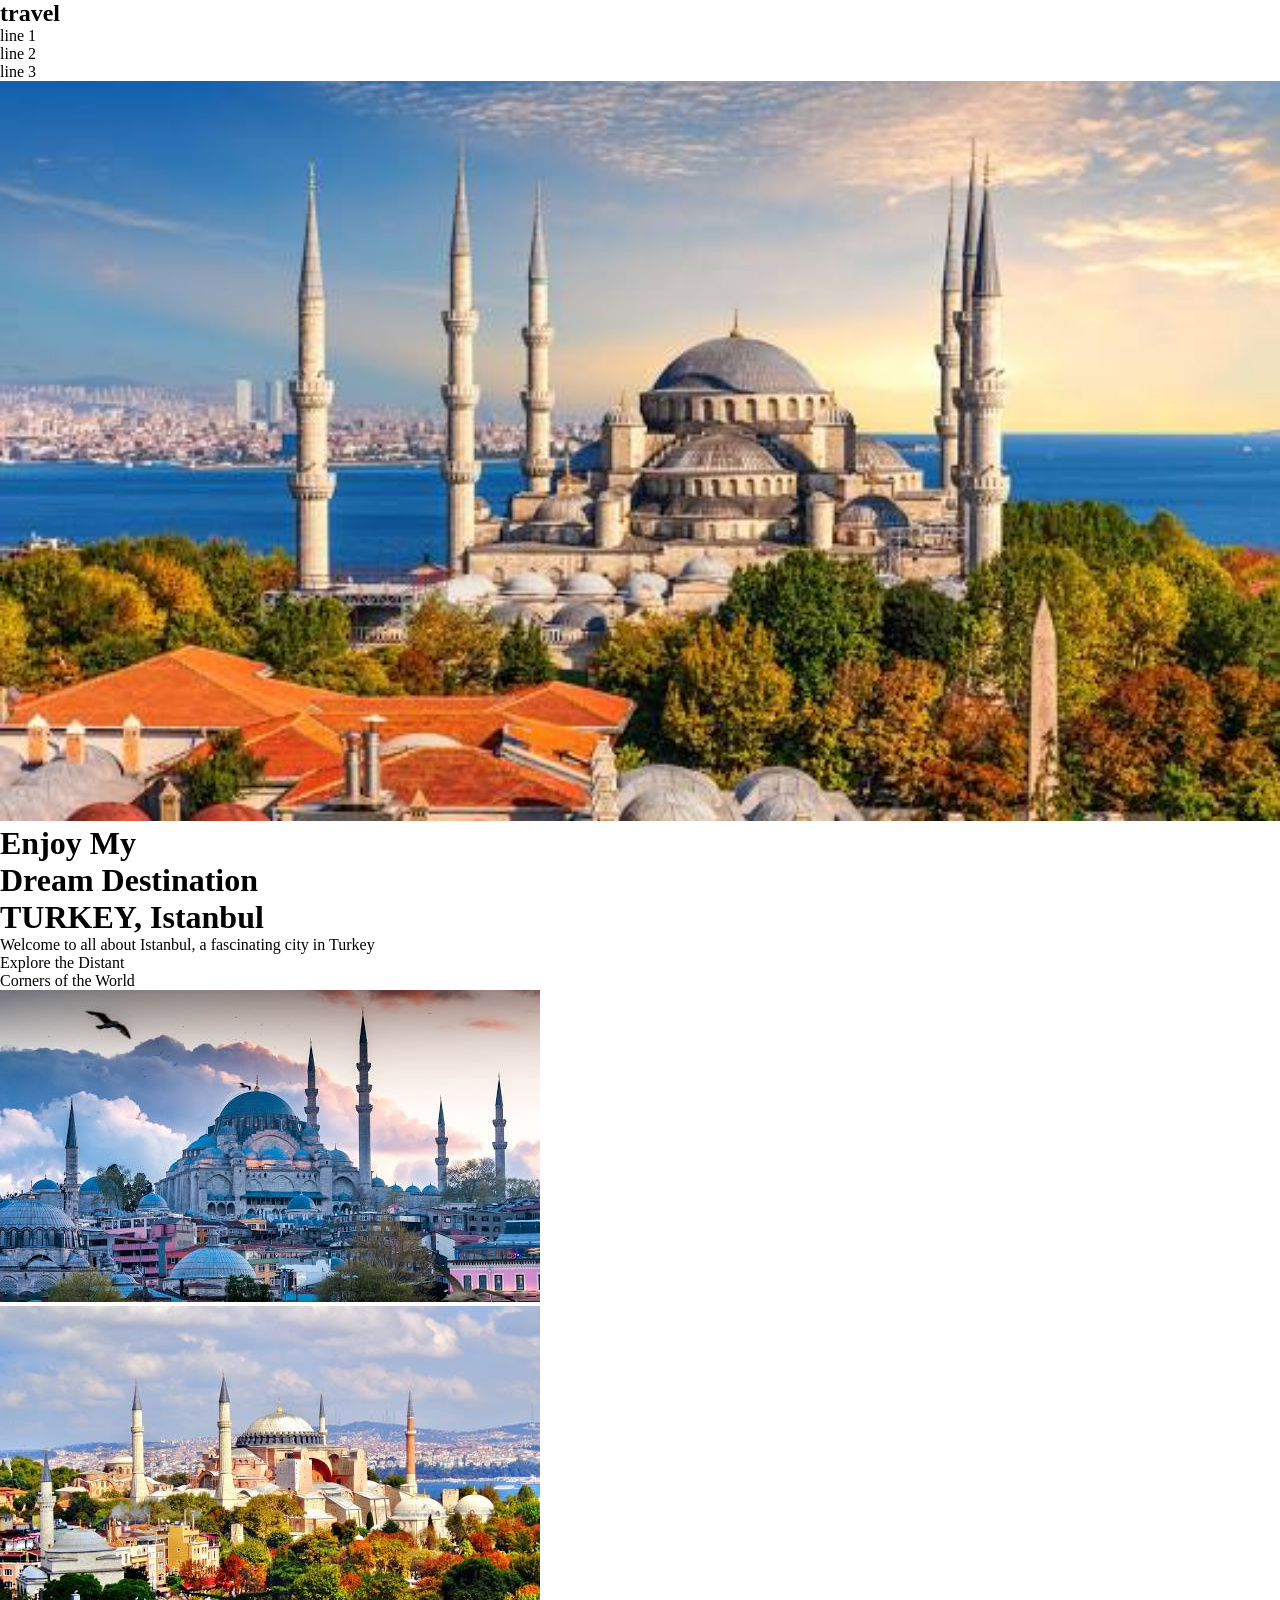
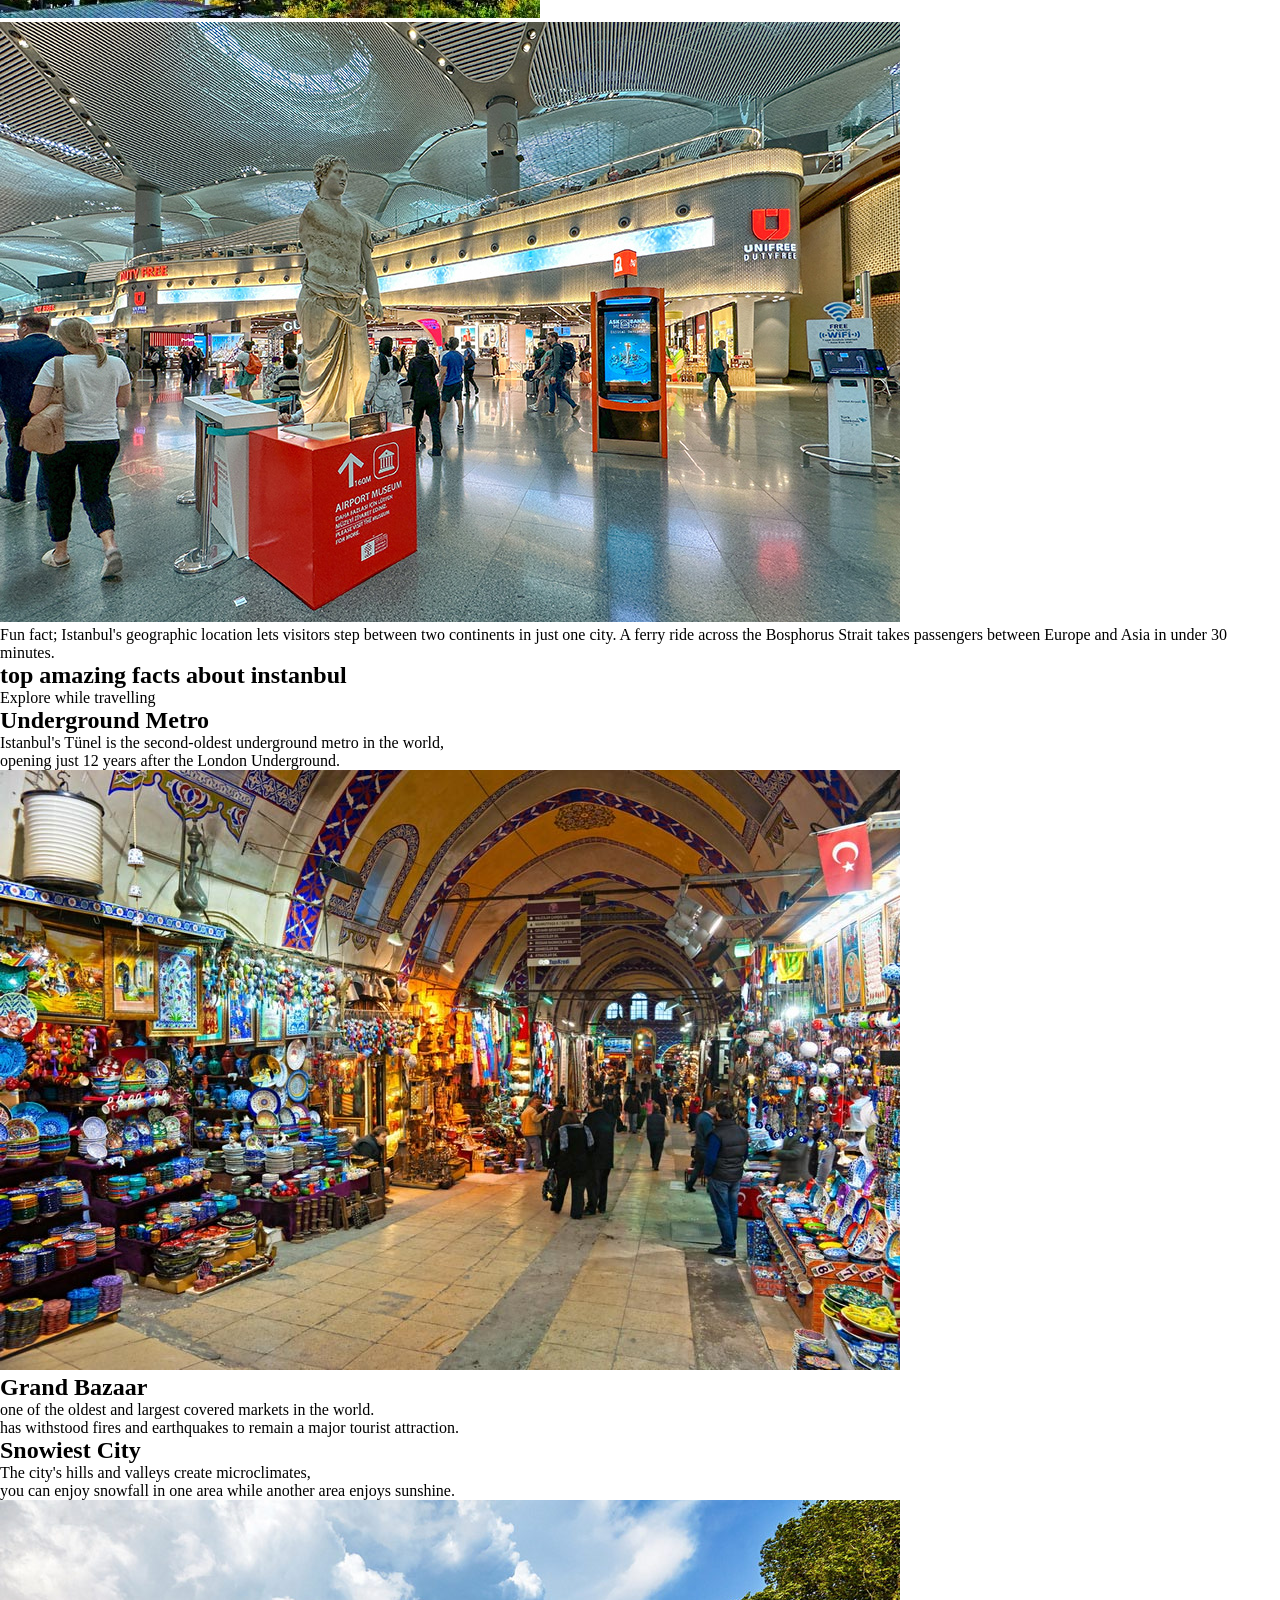
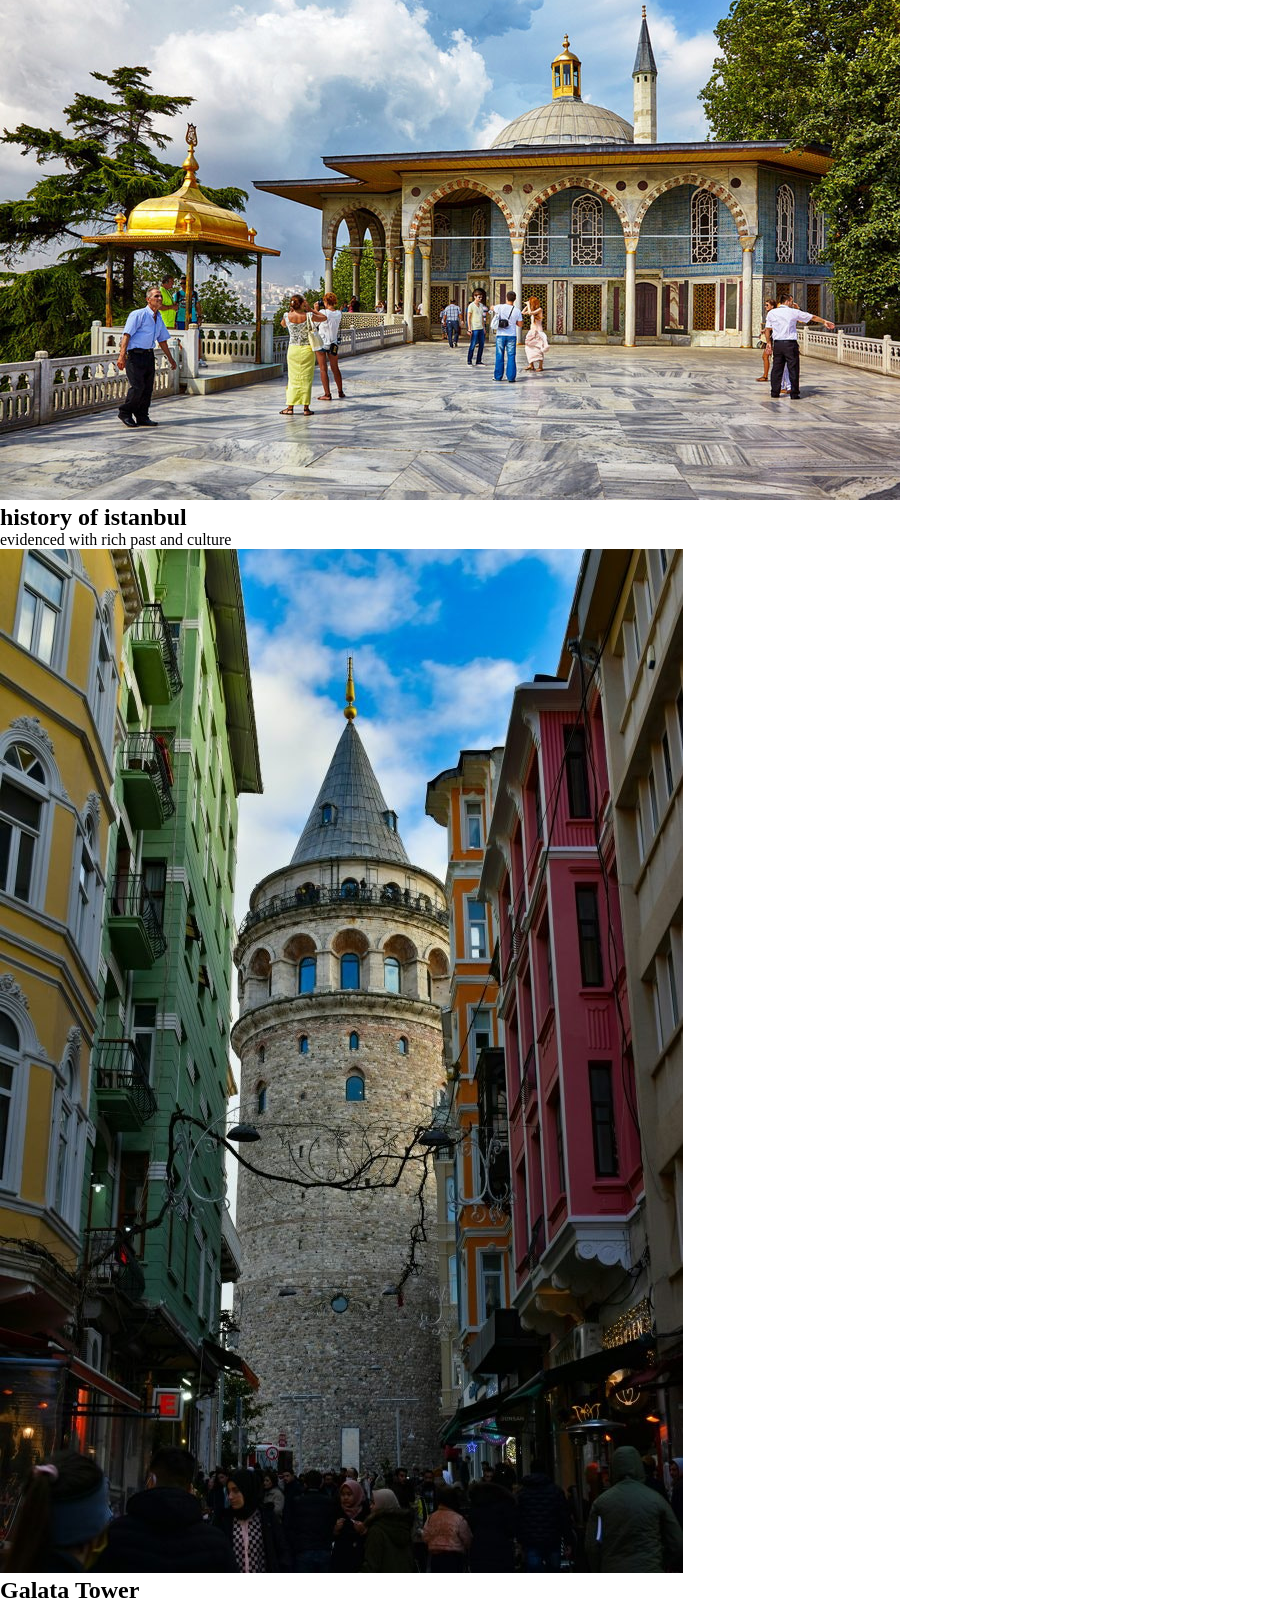
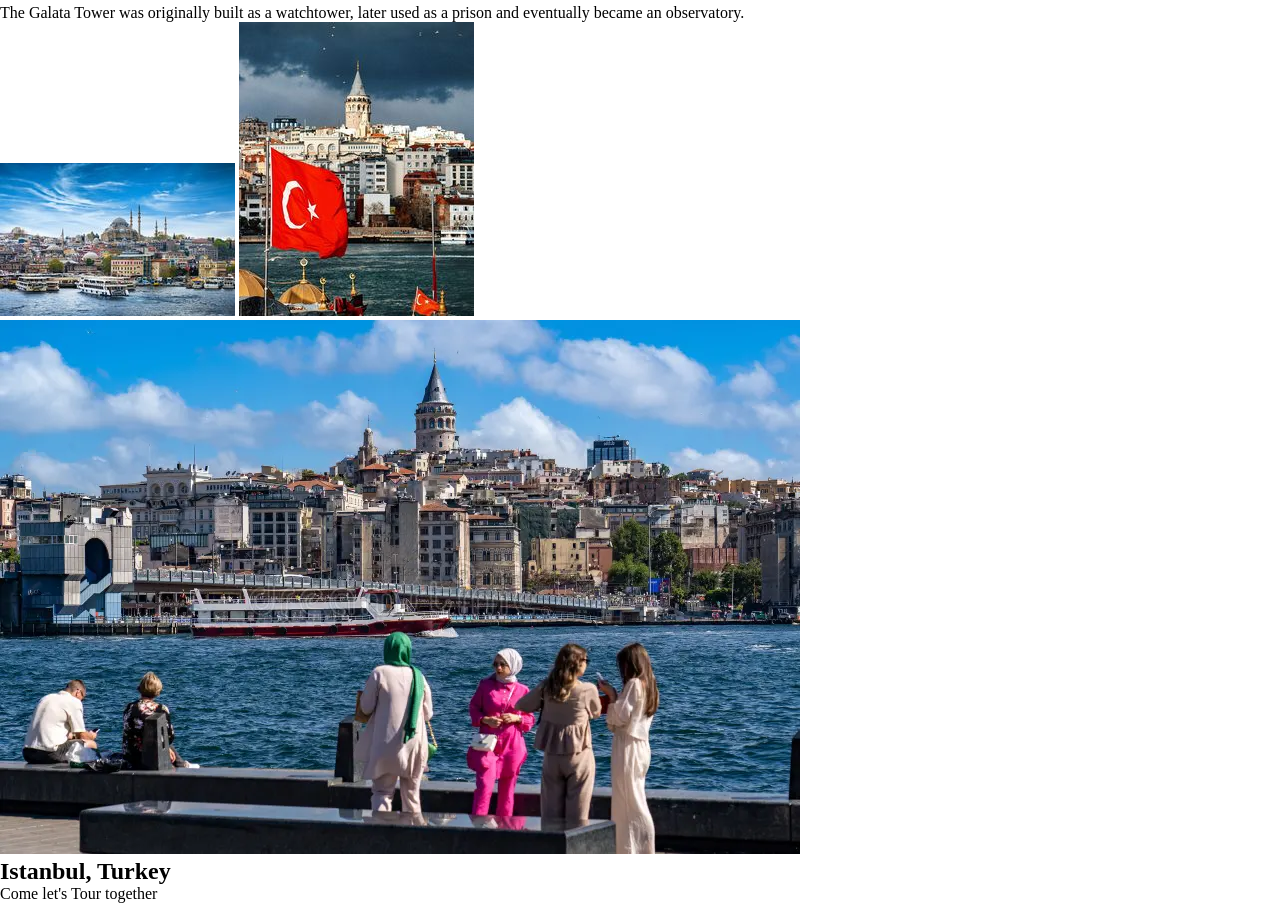
<file: index.html>
<!DOCTYPE html>
<html lang="en">
<head>
    <meta charset="UTF-8">
    <meta name="viewport" content="width=device-width, initial-scale=1.0">
    <link rel="stylesheet" href="style.css">
    <title>My dream destination</title>
</head>
<body>
     <nav>
        <h1> travel</h1>
        <div>
        <div>line 1</div>
        <div>line 2</div>
        <div>line 3</div>
    </div>
     </nav>
     <header>
        <img class="image" src="images/download.jpeg">
        <h1> Enjoy My <br> Dream Destination<br>TURKEY, Istanbul</h1>
        <p> Welcome to all about Istanbul, a fascinating city in Turkey</p>
     </header>
     <section>
        <div class="left-side">
            <p>Explore the Distant<br> Corners of the World</p>
            <img src="images/licensed-image (1).jpeg">
        </div>
        <div class="right-side">
            <img src="images/licensed-image (2).jpeg">
            <img src="images/istanbul-airport.jpg">
            <p> Fun fact; Istanbul's geographic location lets visitors step between two continents in just one city.
                A ferry ride across the Bosphorus Strait takes passengers between Europe and Asia in under 30 minutes. </p>
        </div>
     </section>
     <section>
        <div>
            <h1> top amazing facts about instanbul</h1>
            <p> Explore while travelling</p>
        </div>
        <div>
      <h1> Underground Metro</h1>
      <p> Istanbul's Tünel is the second-oldest underground metro in the world, 
        <br>opening just 12 years after the London Underground.</p>
    </div>
    <div>
        <img src="images/grand-bazaar.jpg">
        <h1>Grand Bazaar</h1>
        <p>one of the oldest and largest covered markets in the world.
            <br>has withstood fires and earthquakes to remain a major tourist attraction.
        </p>
    </div>
    <div>
        <h1>Snowiest City</h1>
        <p>The city's hills and valleys create microclimates,
            <br>you can enjoy snowfall in one area while another area enjoys sunshine.
        </p>
    </div>
    </section>
    <section>
        <img src="images/topkapi-palace.jpg">
        <h1>history of istanbul</h1>
        <p>evidenced with rich past and culture </p>
    </section>
    <section>
        <div>
            <div>
            <img src="images/slavcho-malezan.jpg">
            <h1> Galata Tower</h1>
            <p>The Galata Tower was originally built as a watchtower, later used as a prison and eventually became an observatory.</p>
        </div>
            <div>
            <img src="images/98c140dcfc210a3e2bbadba6e0d46b0e.jpg">
            <img src="images/bb05.jpg">
        </div>
        </div>
    </section>
    <section>
        <img src="images/turkiye-73.webp">
        <h1>Istanbul, Turkey</h1>
        <p>Come let's Tour together</p>
    </section>
</body>
</html>
</file>
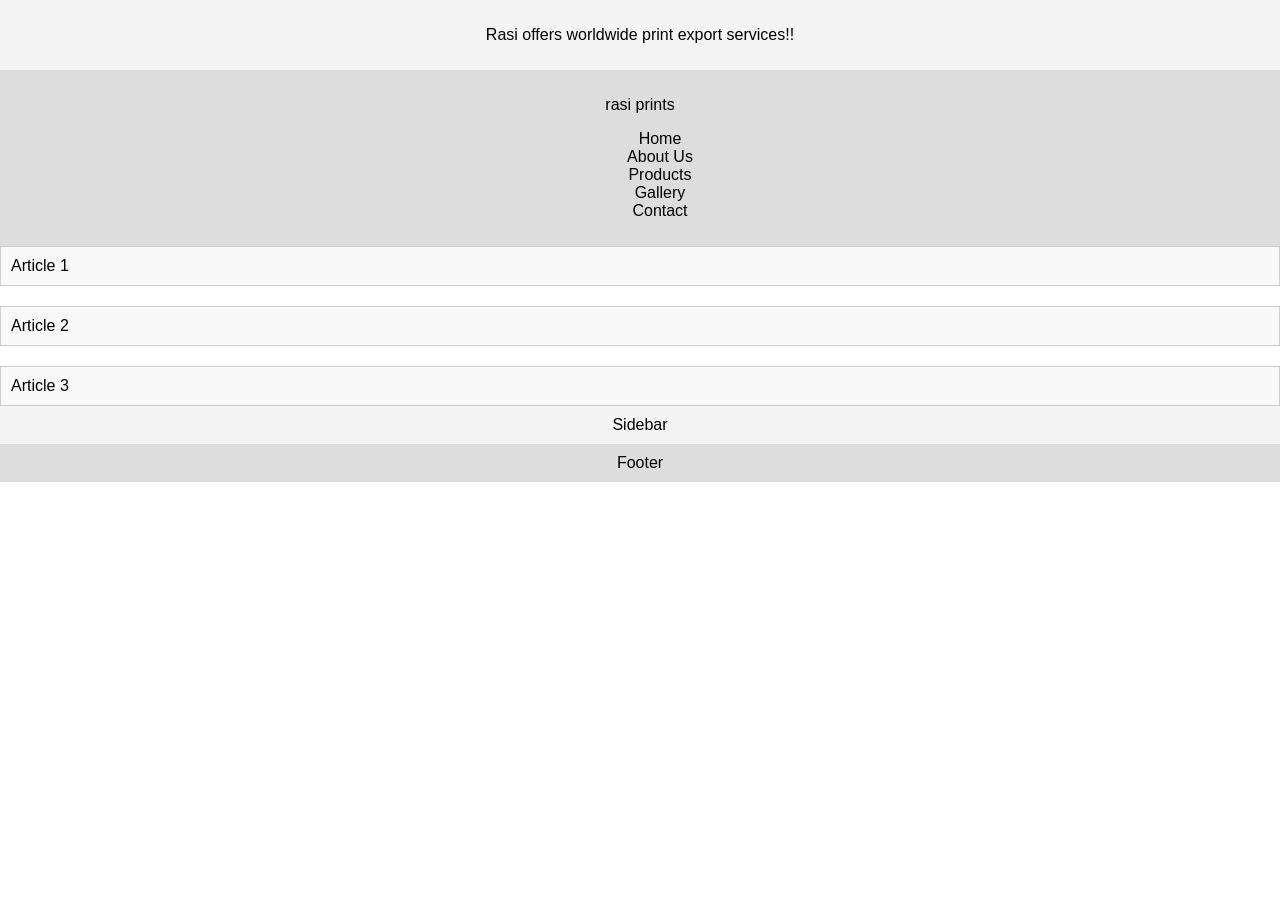
<file: access.html>
<!DOCTYPE html>
<html lang="en">
<head>
    <meta charset="UTF-8">
    <meta name="viewport" content="width=device-width, initial-scale=1.0">
    <link rel="stylesheet" href="styleng.css">
    <title>Document</title>
</head>
<body>
    <header class="header"><p>Rasi offers worldwide print export  services!!</p></header>
    <nav class="nav"> 
        <div class="home">
        <p>rasi prints</p>
    <ul>
    <li> Home</li>
    <li>About Us</li>
    <li> Products</li>
    <li>Gallery</li>
    <li> Contact</li>
</ul>
<i></i>
</div></nav>
    <main class="main">
        <article class="article">Article 1</article>
        <article class="article">Article 2</article>
        <article class="article">Article 3</article>
    </main>
    <aside class="sidebar">Sidebar</aside>
    <footer class="footer">Footer</footer>
</div>
</body>
</html>
</file>
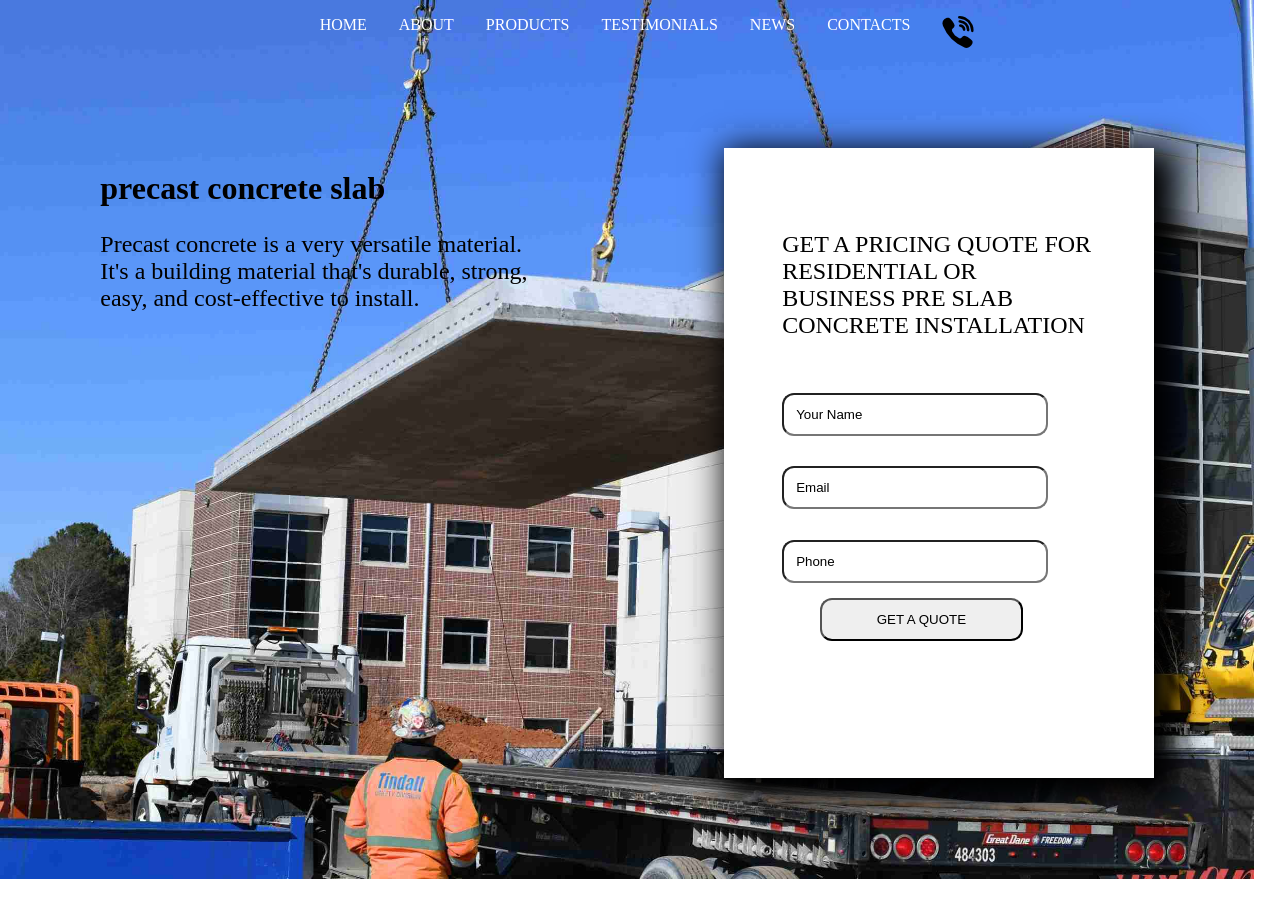
<file: app.html>
<!DOCTYPE html>
<html lang="en">
<head>
    <meta charset="UTF-8">
    <meta name="viewport" content="width=device-width, initial-scale=1.0">
    <link rel="stylesheet" href="stylee.css">
    <title>Document</title>
</head>
<body>
    <div class="slab-container">
    <header>
        <nav>
            <ul>
                <li> home</li>
                <li> about</li>
                <li> products</li>
                <li> testimonials</li>
                <li> news</li>
                <li> contacts</li>
                <img src="Images/viber (1).png">
            </ul>
           
        </nav>
        <div class="about">
        <div>
            <h1> precast concrete slab</h1>
            <p>Precast concrete is a very versatile material.<br>
                It's a building material that's durable, strong, easy, and cost-effective to install.

            </p>
        </div>
        <div class="form">
            <form>
                <p> get a pricing quote for residential or<br>
                business pre slab concrete installation</p>
                <label for="your name"></label>
                <input id="your name" type="text" value="Your Name" required>
                <label for="email"></label>
                <input id="email" type="email" value="Email" required>
                <label for="phone number"></label>
                <input id="phone number" type="text" value="Phone">
                <button>GET A QUOTE</button>
            </form>
        </div>
    </div>
        <!-- <img src="Images/DSC_0058_Edited-scaled.jpg"> -->
    </header>
    <main>
        <section>
            
        </section>
    </main>
    <footer></footer>
    </div>
</body>
</html>
</file>
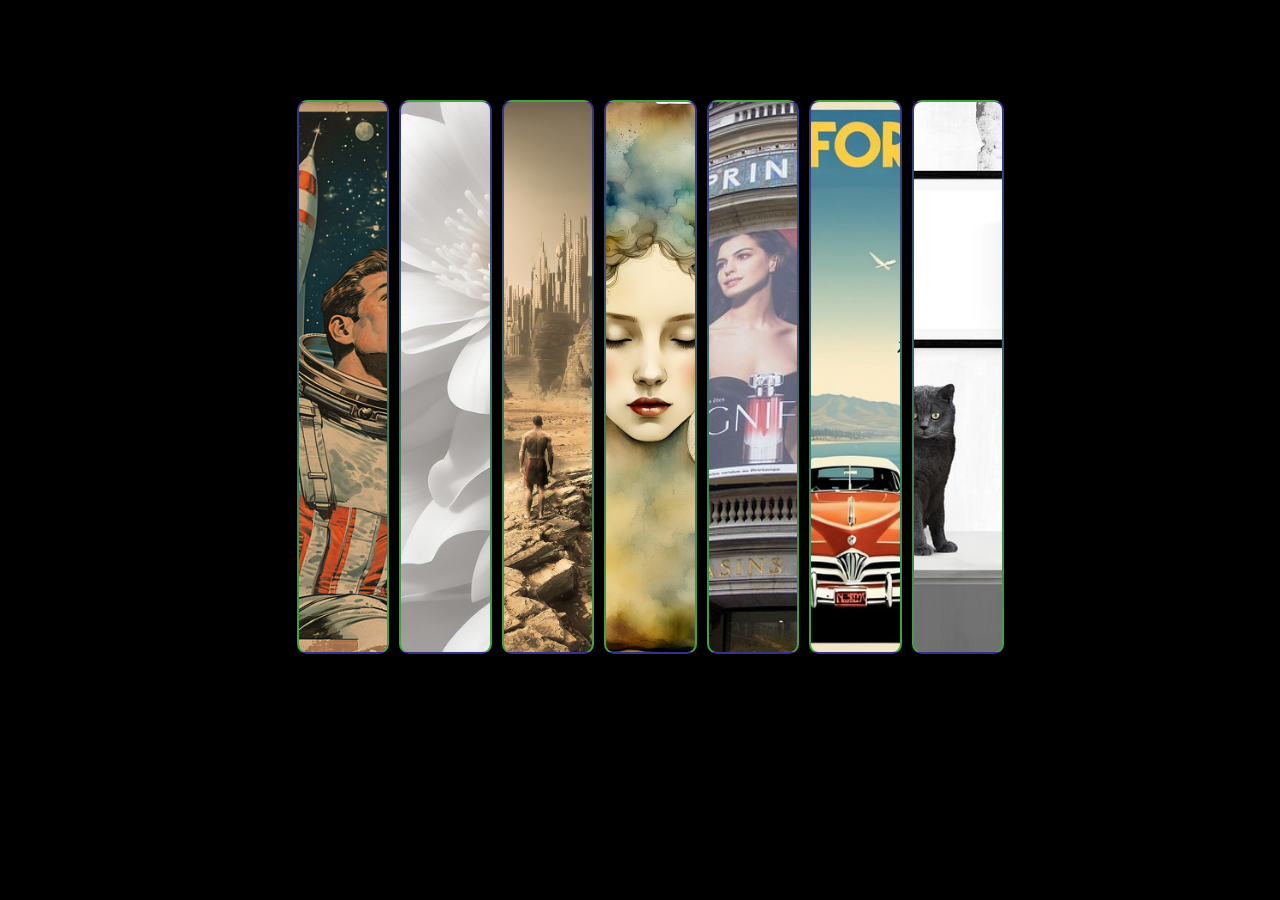
<file: home.html>
<!DOCTYPE html>
<html lang="en">
<head>
    <meta charset="UTF-8">
    <meta name="viewport" content="width=device-width, initial-scale=1.0">
    <link rel="stylesheet" href="styles.css">
    <title>sliding movie</title>
</head>
<body>
    <div class="container">
        <img src="Images/ai-generated-8663386_640.webp">
        <img src="Images/ai-generated-8154202_640.jpg">
        <img src="Images/desert-6952778_1280.jpg">
        <img src="Images/look-8432000_1280.jpg">
        <img src="Images/poster-767900_640.jpg">
        <img src="Images/retro-8622601_640.jpg">
        <img src="Images/wall-4107514_640.jpg">
    </div>
    
</body>
</html>
</file>
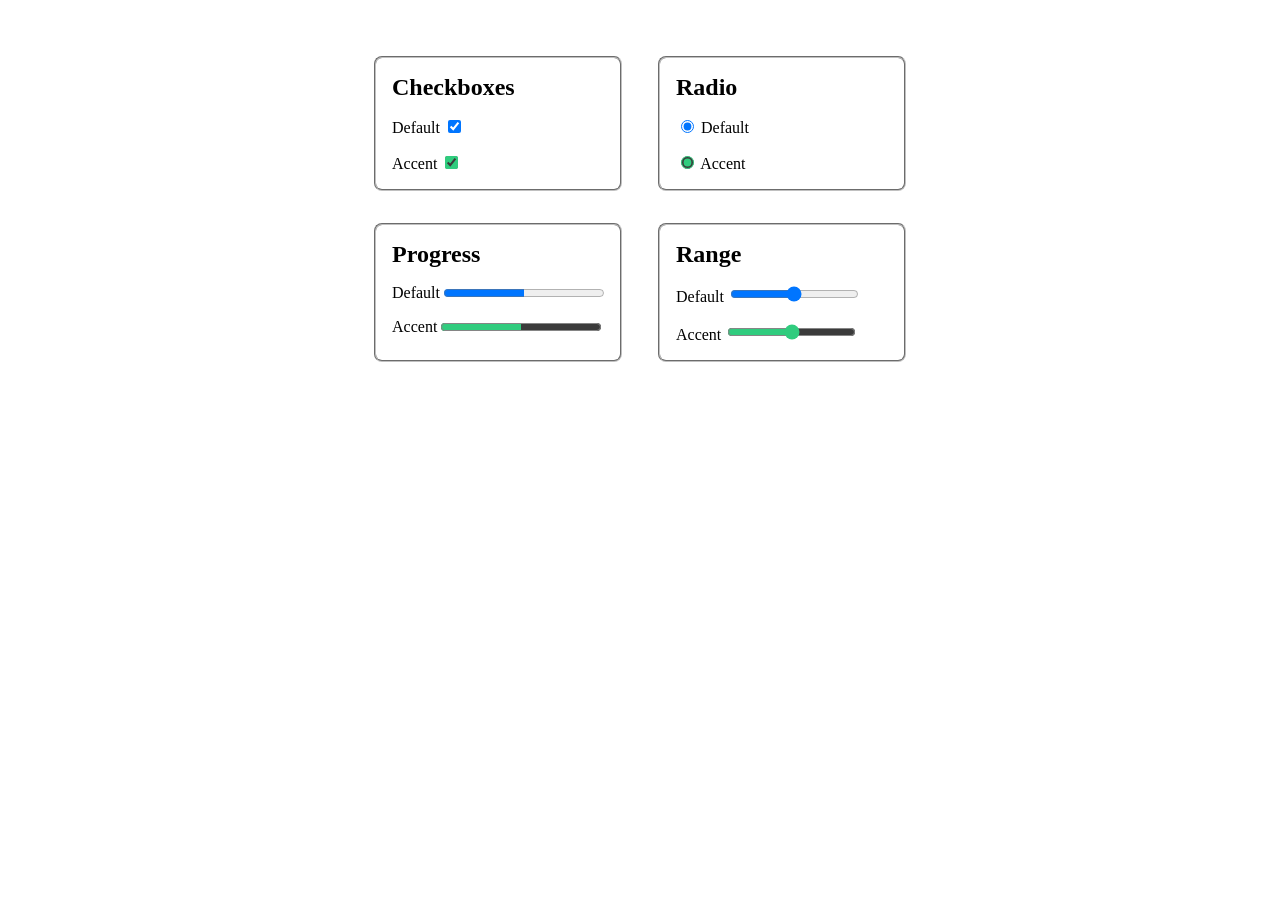
<file: id.html>
<!DOCTYPE html>
<html lang="en">
<head>
    <meta charset="UTF-8">
    <meta name="viewport" content="width=device-width, initial-scale=1.0">
    <link rel="stylesheet" href="styling.css">
    <title>Document</title>
</head>
<body>
<div class="notice">
    Your browser does not support the <code>accent-color</code> property.
  </div>
  
  <form action="">
    <fieldset>
      <h2>Checkboxes</h2>
      <div>
        <label for="checkbox">
          Default
        </label>
        <input id="checkbox" type="checkbox" checked>
      </div>
      <div>
        <label for="checkbox-accent">
          Accent
        </label>
        <input id="checkbox-accent" type="checkbox" class="accent" checked>
      </div>
    </fieldset>
  
    <fieldset>
      <h2>Radio</h2>
      <div>
        <input id="radio" type="radio" checked>
        <label for="radio">
          Default
        </label>
      </div>
      <div>
        <input id="radio-accent" type="radio" class="accent" checked>
        <label for="radio-accent">
          Accent
        </label>
      </div>
    </fieldset>
  
    <fieldset>
      <h2>Progress</h2>
      <div>
        <label for="progress">
          Default
        </label>
        <progress id="progress" min="0" max="100" value="50"></progress>
      </div>
      <div>
        <label for="progress-accent">
          Accent
        </label>
        <progress id="progress-accent" class="accent" min="0" max="100" value="50"></progress>
      </div>
    </fieldset>
  
    <fieldset>
      <h2>Range</h2>
      <div>
        <label for="range">
          Default
        </label>
        <input id="range" type="range">
      </div>
      <div>
        <label for="range-accent">
          Accent
        </label>
        <input id="range-accent" class="accent" type="range">
      </div>
    </fieldset>
  </form>
</body>
</html>
</file>
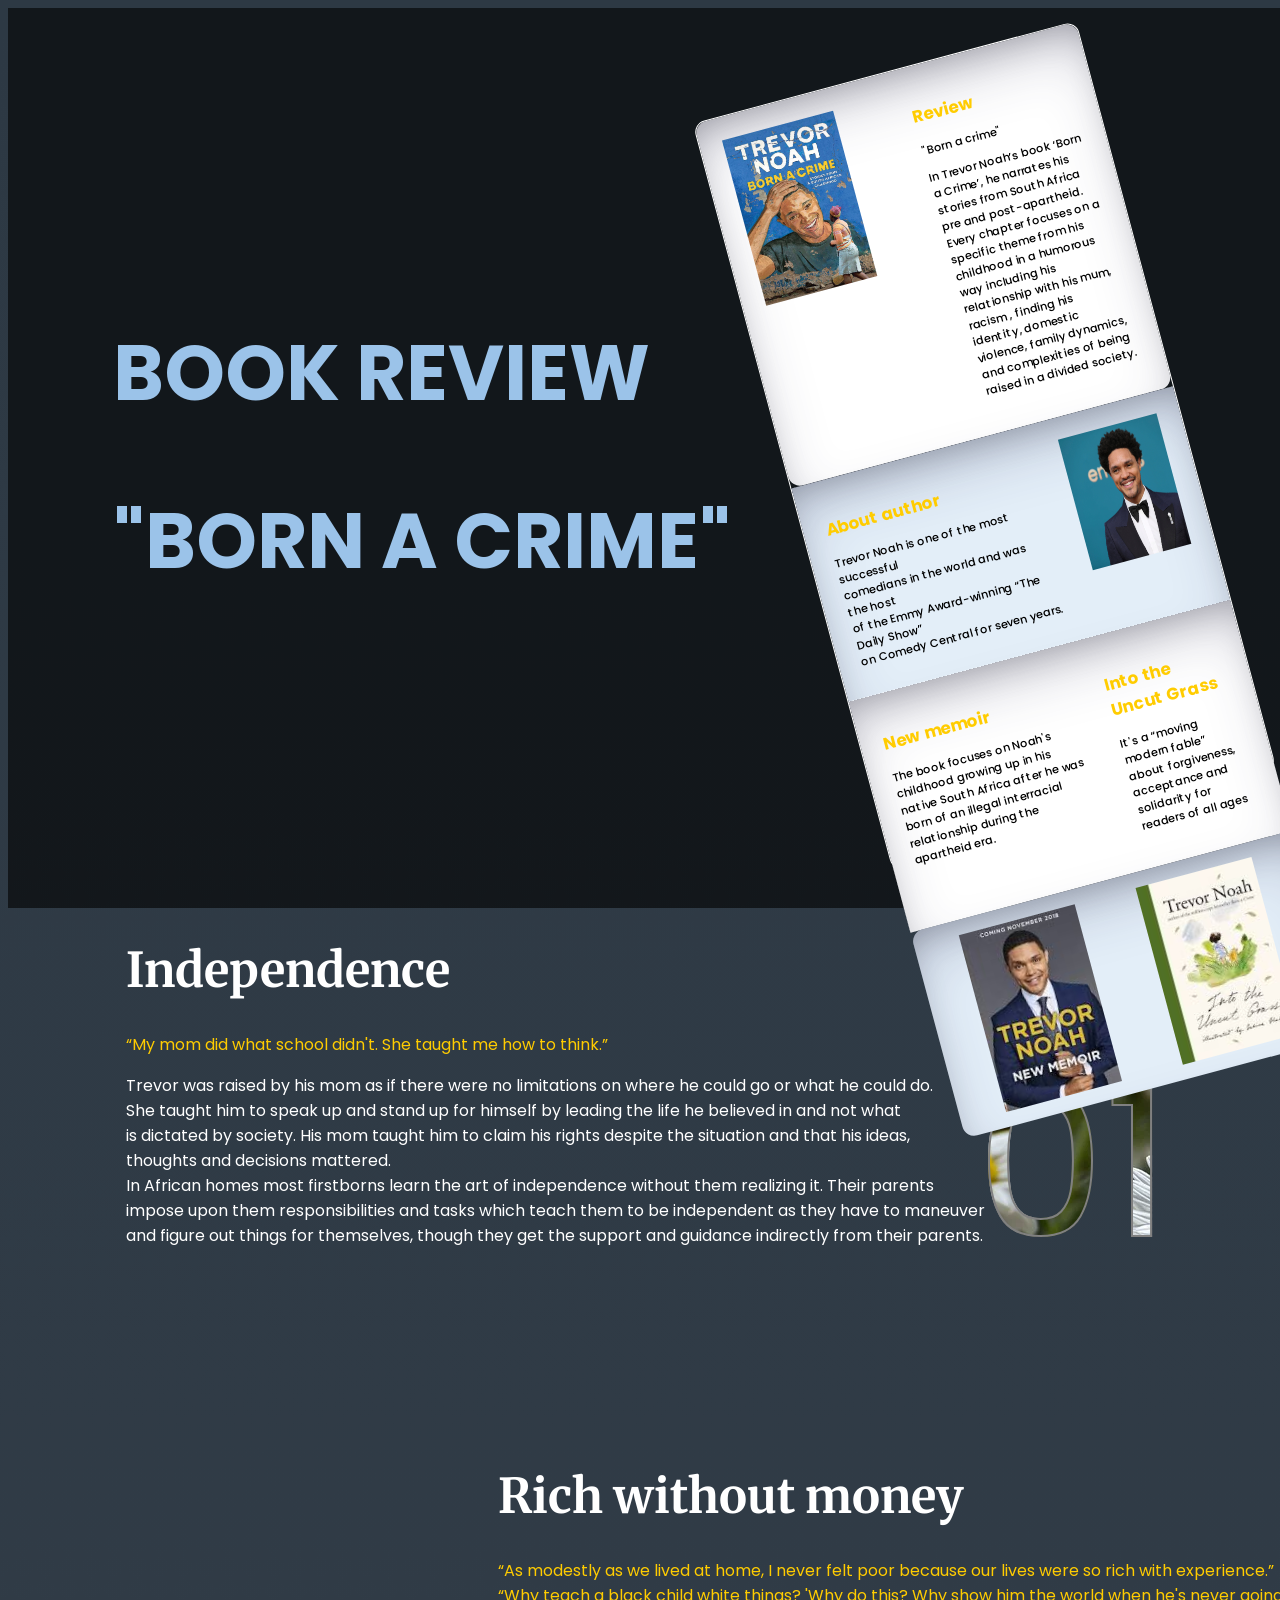
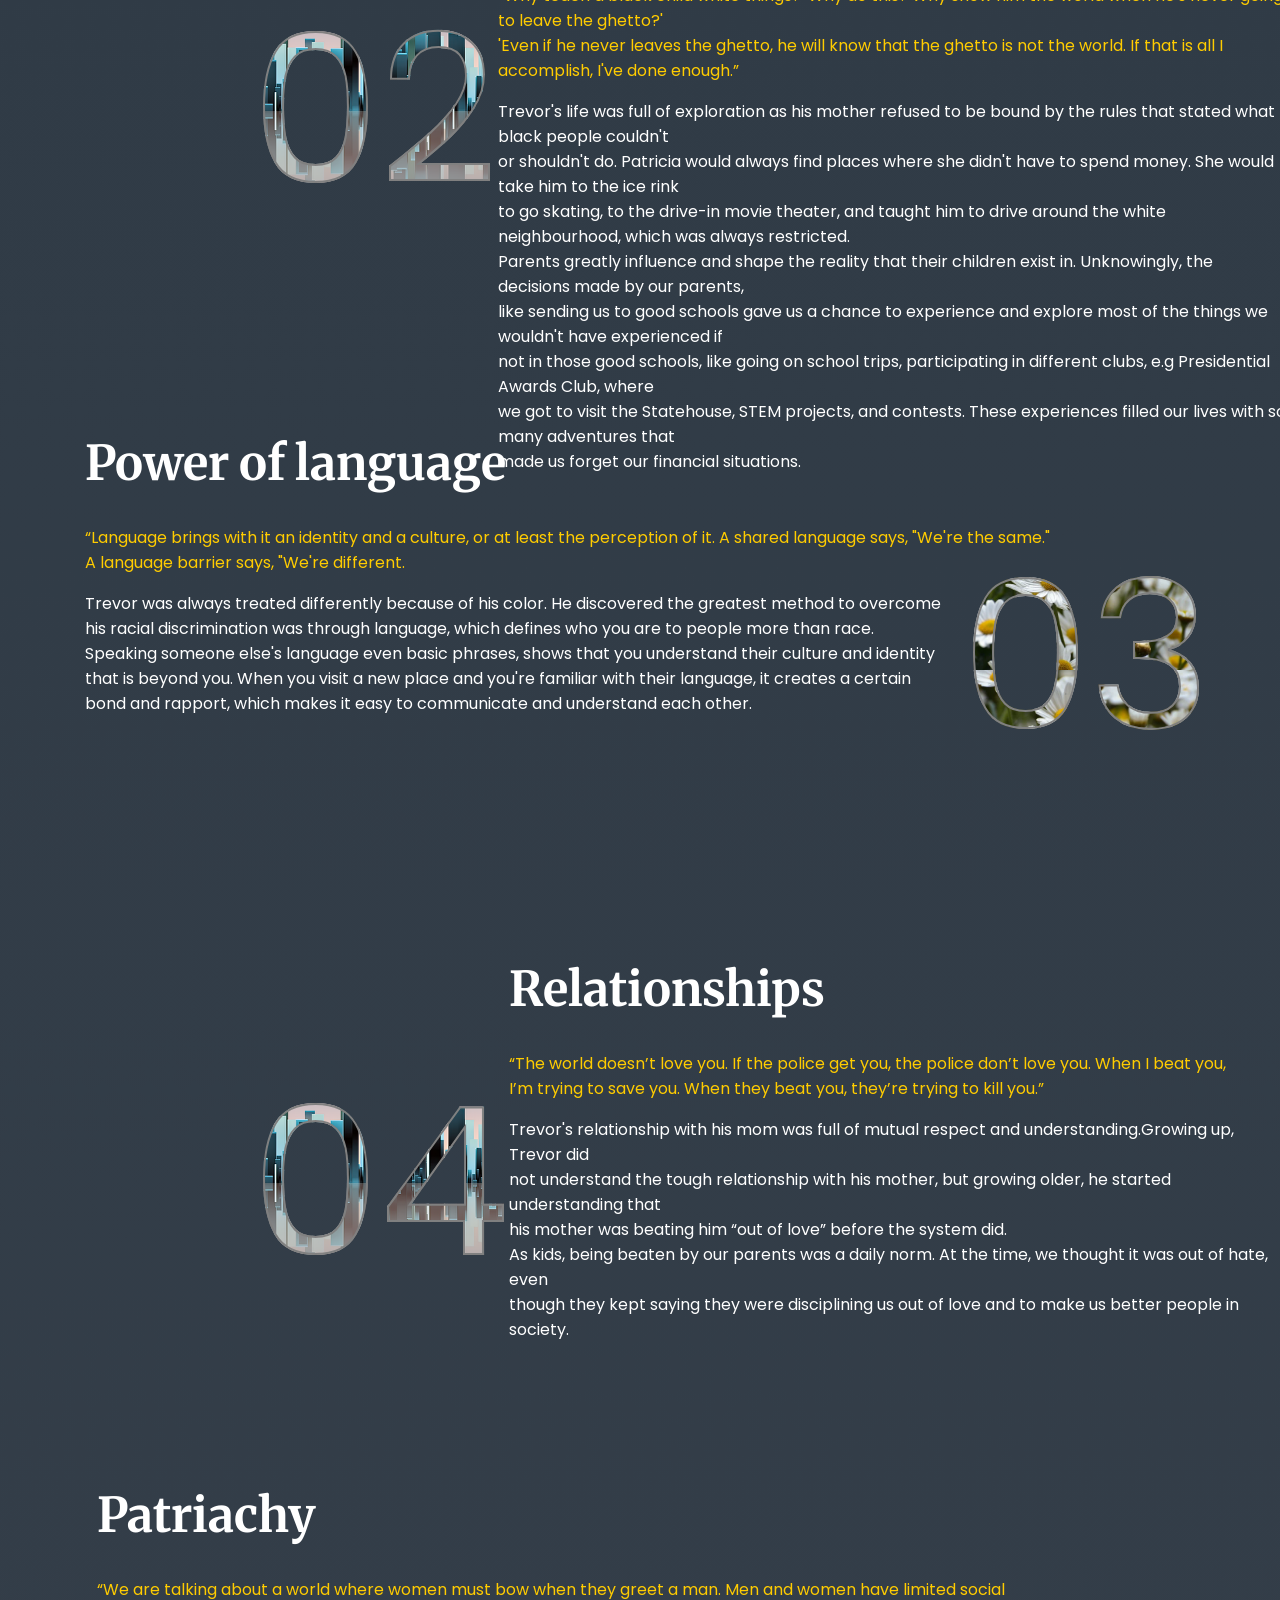
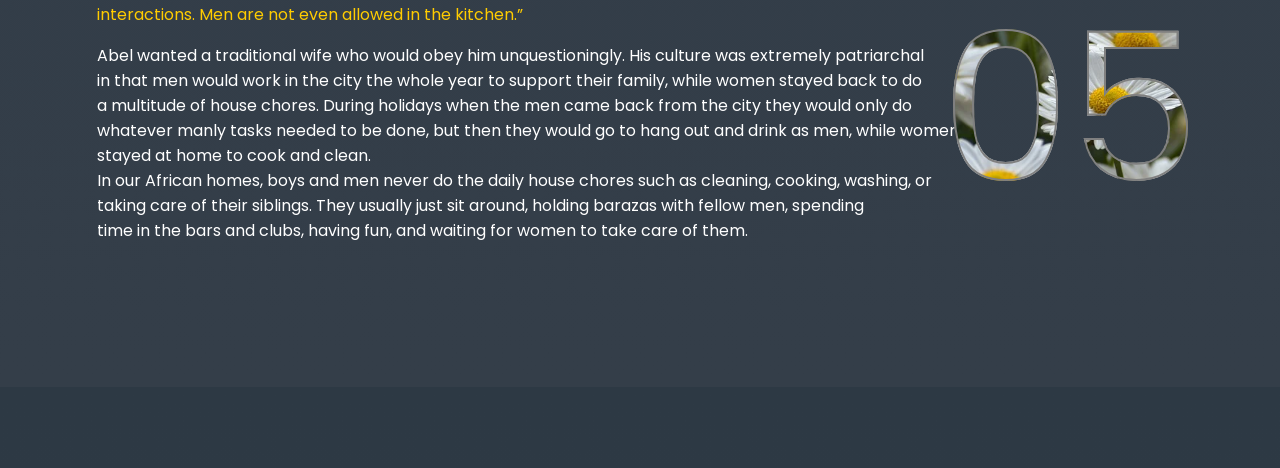
<file: noah.html>
<!DOCTYPE html>
<html lang="en">
<head>
    <meta charset="UTF-8">
    <meta name="viewport" content="width=device-width, initial-scale=1.0">
    <!-- <link rel="stylesheet" href="noah.css"> -->
    <link rel="preconnect" href="https://fonts.googleapis.com">
<link rel="preconnect" href="https://fonts.gstatic.com" crossorigin>
<link href="https://fonts.googleapis.com/css2?family=Merriweather:ital,opsz,wght@0,18..144,300..900;1,18..144,300..900&family=Poppins:ital,wght@0,100;0,200;0,300;0,400;0,500;0,600;0,700;0,800;0,900;1,100;1,200;1,300;1,400;1,500;1,600;1,700;1,800;1,900&display=swap" rel="stylesheet">
<!-- <link href="https://fonts.googleapis.com/css2?family=Poppins:ital,wght@0,100;0,200;0,300;0,400;0,500;0,600;0,700;0,800;0,900;1,100;1,200;1,300;1,400;1,500;1,600;1,700;1,800;1,900&display=swap" rel="stylesheet"> -->
<link rel="stylesheet" href="noah.css">
    <title>Document</title>
</head>
<body>
    <div class="book-review">
        <div class="noah-review">
        <h1>BOOK REVIEW</h1>
        <h1> "BORN A CRIME"</h1>
    </div>
        <div class="first-book">
            <div class="review">
                <div class="picture">
                    <img src="images/88777.webp" alt="">
                </div>
                <div class="noah">
            <h2>Review</h2>
            <p>"Born a crime"</p>
            <p>In Trevor Noah’s book ‘Born a Crime’, he narrates his stories from South Africa 
                pre and post-apartheid. Every chapter focuses on a specific theme from his childhood 
                in a humorous way including his relationship with his mum, racism , finding his 
                identity, domestic violence, family dynamics, and  complexities of being raised in a divided society.</p>
        </div>
            </div>
        <div class="about-author">
            <div>
            <h2> About author</h2>
            <p>Trevor Noah is one of the most successful<br> comedians in the world and was the host<br> 
                of the Emmy Award-winning “The Daily Show” <br>on Comedy Central for seven years. </p>
            </div>
            <div class="picture1">
                <img src="images/trevornoah.jpg" alt="">
            </div>
        </div>
        <div class="other-books">
            <div class="book1">
            <h2>New memoir</h2>
            <p>The book focuses on Noah's childhood growing up in his native South Africa after
                 he was born of an illegal interracial relationship during the apartheid era.</p>
        </div>
        <div class="book2">
            <h2>Into the Uncut Grass</h2>
            <p>It's a “moving modern fable” about forgiveness, acceptance and solidarity for 
                readers of all ages</p>
        </div>
        </div>
        <div class="their-pictures">
            <img src="images/download (1).jpeg" alt="">
            <img src="images/download (2).jpeg" alt="">
        </div>
        </div>
        </div>
    <!-- </div> -->
    <div class="container">
    <div class="first-insight">
    <div class="independence">
        <h1>Independence</h1>
        <p>“My mom did what school didn't. She taught me how to think.”</p>
        <p>Trevor was raised by his mom as if there were no limitations on where he could go or what he could do.<br>
            She taught him to speak up  and stand up for himself by leading the life he believed in and not what<br> 
            is dictated by society.  His mom taught him to claim his rights despite the situation and that his ideas,<br>
            thoughts and decisions mattered.<br>

            In African homes most firstborns learn the art of independence without them realizing it. Their parents<br>
            impose upon them responsibilities and tasks which teach them to be independent as they have to maneuver<br>
            and figure out things for themselves, though they get the support and guidance indirectly from their parents.<br> 
            </p>
    </div>
    <div class="number1">
        <p>01</p>
    </div>
    </div>
    <div class="second-insight">
        <div class="number2">
            <p>02</p>
        </div>
        <div class="rich-without-money">
            <h1>Rich without money</h1>
            <p>“As modestly as we lived at home, I never felt poor because our lives were so rich with experience.”<br>
                “Why teach a black child white things? 'Why do this? Why show him the world when he's never going to leave the ghetto?' <br>
                'Even if he never leaves the ghetto, he will know that the ghetto is not the world. If that is all I accomplish, I've done enough.”
                </p>
            <p> Trevor's life was full of exploration as his mother refused to be bound by the rules that stated what black people couldn't<br> 
                or shouldn't do. Patricia would always find places where she didn't have to spend money. She would take him to the ice rink<br>
                 to go skating, to the drive-in movie theater, and taught him to drive around the white neighbourhood, which was always restricted.<br>


                Parents greatly influence and shape the reality that their children exist in.  Unknowingly,  the decisions made by our parents,<br>
                 like sending us to good schools gave us a chance to experience and explore most of the things we wouldn't have experienced if <br>
                 not in those good schools, like going on school trips, participating in different clubs, e.g Presidential Awards Club, where <br>
                 we got to visit the Statehouse,  STEM projects, and contests. These experiences filled our lives with so many adventures that<br>
                  made us forget our financial situations.
                
                </p>
        </div>
        </div>
        <div class="third-insight">
            <div class="power-of-language">
                <h1>Power of language</h1>
                <p>“Language brings with it an identity and a culture, or at least the perception of it. A shared language says, "We're the same."<br>
                     A language barrier says, "We're different.
                    </p>
                <p>Trevor was always treated differently because of his color. He discovered the greatest method to overcome<br>
                     his racial discrimination was through language, which defines who you are to people more than race.<br>

                    Speaking someone else's language even basic phrases, shows that you understand their culture and identity<br>
                     that is beyond you. When you visit a new place and you're familiar with their language, it creates a certain<br>
                      bond and rapport, which makes it easy to communicate and understand each other.
                    
                    </p>
            </div>
            <div class="number3">
                <p>03</p>
            </div>
            </div>
            <div class="fourth-insight">
                <div class="number4">
                    <p>04</p>
                </div>
                <div class="relationship">
                    <h1>Relationships</h1>
                    <p>“The world doesn’t love you. If the police get you, the police don’t love you. When I beat you,<br>
                         I’m trying to save you. When they beat you, they’re trying to kill you.”</p>
                    <p>Trevor's relationship with his mom was full of mutual respect and understanding.Growing up, Trevor did<br>
                         not understand the tough relationship with his mother, but growing older, he started understanding that<br>
                          his mother was beating him “out of love” before the system did.<br>
                        As kids, being beaten by our parents was a daily norm. At the time, we thought it was out of hate, even<br>
                         though they kept saying they were disciplining us out of love and to make us better people in society.
                        
                        </p>
                </div>
                </div>
                <div class="fifth-insight">
                    <div class="patriachy">
                        <h1>Patriachy</h1>
                        <p>“We are talking about a world where women must bow when they greet a man. Men and women have limited social<br>
                             interactions. Men are not even allowed in the kitchen.”</p>
                        <p>Abel wanted a traditional wife who would obey him unquestioningly. His culture was extremely patriarchal <br>
                             in that men would work in the city the whole year to support their family, while women stayed back to do<br>
                              a multitude of house chores. During holidays  when the men came back from the city they would only do <br>
                              whatever manly tasks needed to be done, but then they would go to hang out and drink as men, while women<br>
                               stayed at home to cook and clean.<br>

                            In our African homes, boys and men never do the daily house chores such as cleaning, cooking, washing, or<br>
                             taking care of their siblings. They usually just sit around, holding barazas with fellow men, spending <br>
                             time in the bars and clubs, having fun, and waiting for women to take care of them.
                            
                            </p>
                    </div>
                    <div class="number5">
                        <p>05</p>
                    </div>
                    </div>
                </div>
</body>
</html>
</file>
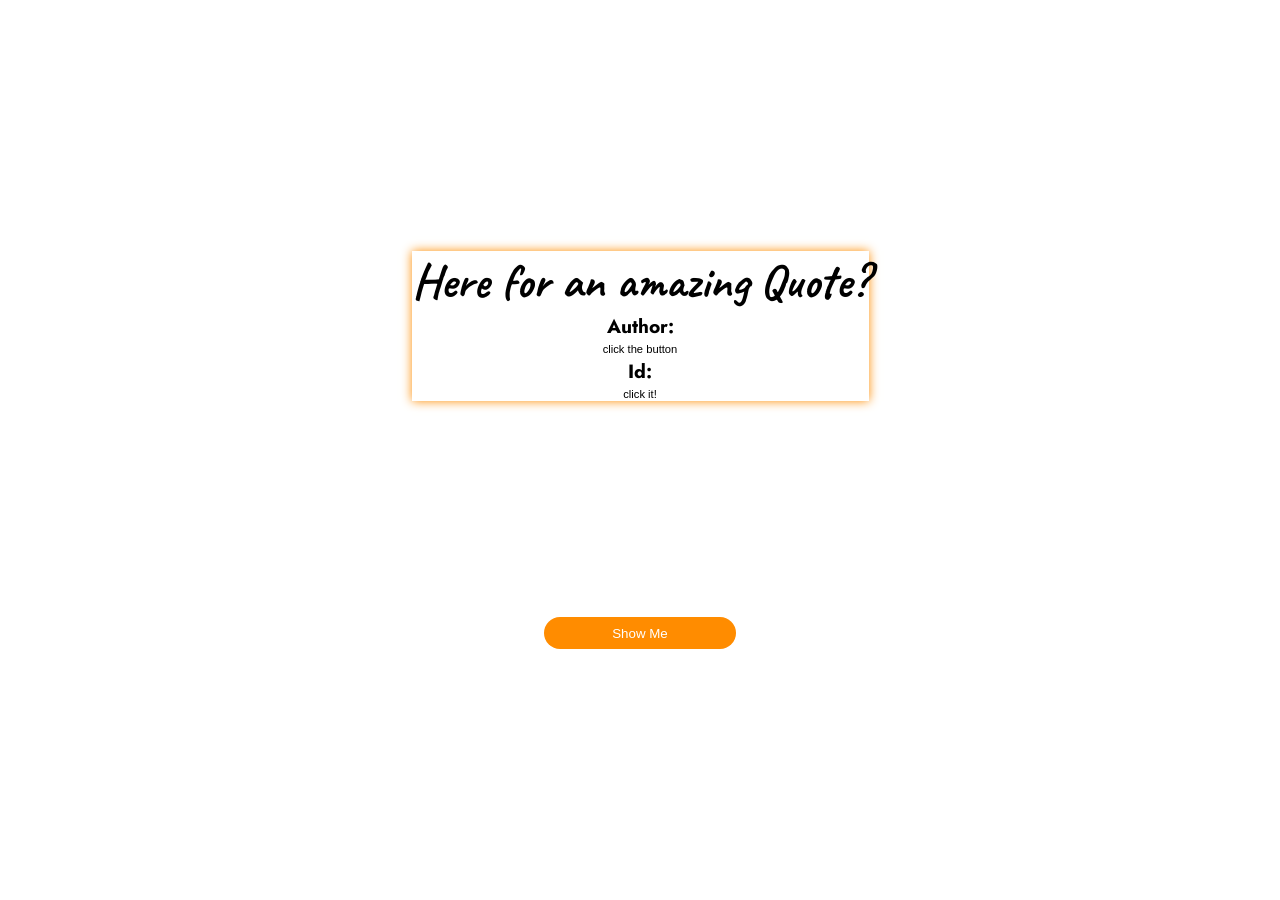
<file: song.html>
<!DOCTYPE html>
<html lang="en">
<head>
    <meta charset="UTF-8">
    <meta http-equiv="X-UA-Compatible" content="IE=edge">
    <meta name="viewport" content="width=device-width, initial-scale=1.0">
    <title>You stupid thing</title>
    <link rel="preconnect" href="https://fonts.googleapis.com">
    <link rel="preconnect" href="https://fonts.gstatic.com" crossorigin>
    <link href="https://fonts.googleapis.com/css2?family=Caveat:wght@500&display=swap" rel="stylesheet">
    <link rel="preconnect" href="https://fonts.googleapis.com">
    <link rel="preconnect" href="https://fonts.gstatic.com" crossorigin>
    <link href="https://fonts.googleapis.com/css2?family=Jost:wght@300&display=swap" rel="stylesheet">
    <link rel="stylesheet" href="style1.css">
</head>
<body>
    <div class="randoms">
    <div class="random">
        <h2 id="lyric">Here for an amazing Quote?</h2>
        <div class="info">
            <h3 class="description">Author:</h3>
            <p id="song">click the button</p>
            <h3 class="description">Id:</h3>
            <p id="album">click it!</p>
            
        </div>
        </div>
        <div>
        <button id="btn">Show Me</button>
        </div>
        
        </div>
    
    <script src="song.js"></script>
</body>
</html>
</file>
<file: style.css>
*{
    box-sizing: border-box;
    margin: 0%;
    padding: 0%;
    outline: none;
}
.container{
    width: 100%;
    height: 100%;
    position: relative;
}
.image{
    width: 100%;

}
</file>
<file: styleng.css>
/* .main-container {
    display: grid;
    grid-template-columns: 1fr 3fr 1fr;
    grid-template-rows: auto auto 100px;
    grid-template-areas:
    "header header header"
    "sidebar content related"
    "footer footer footer";
    gap: 20px;
    }
    
    
    .header {
    grid-area: header;
    background-color: #3498db;
    color: white;
    padding: 1rem;
    }
    .sidebar {
    grid-area: sidebar;
    background-color: #2ecc71;
    color: white;
    padding: 1rem;
    }
    .content {
    grid-area: content;
    background-color: #e74c3c;
    padding: 1rem;
    display: grid;
    grid-template-columns: repeat(auto-fill, minmax(200px, 1fr));
    gap: 20px;
    }
    
    .feature {
    background-color: #ecf0f1;
    padding: 1rem;
    border-radius: 5px;
    text-align: center;
    }
    .related {
    grid-area: related;
    background-color: #f1c40f;
    color: white;
    padding: 1rem;
    }
    .footer {
    grid-area: footer;
    background-color: #34495e;
    color: white;
    padding: 1rem;
    }
    
    
    @media screen and (max-width: 960px) {
    .main-container {
    grid-template-columns: 1fr 1fr;
    grid-template-rows: repeat(3, auto) 100px;
    grid-template-areas:
    "header header"
    "content content"
    "sidebar related"
    "footer footer";
    }
    }
    
    @media screen and (max-width: 480px) {
    .main-container {
    grid-template-columns: 1fr;
    grid-template-rows: repeat(4, auto) 100px;
    grid-template-areas:
    "header"
    "sidebar"
    "content"
    "related"
    "footer";
    }
    .feature-2 {
    order: 0;
    }
    .feature-1 {
    order: 1;
    }
    .feature-3 {
    order: 1;
    }
} */

body {
    font-family: Arial, sans-serif;
    margin: 0;
    padding: 0;
    box-sizing: border-box;
}

.container {
    display: grid;
    grid-template-areas:
        "header header header"
        "nav nav nav"
        "main main sidebar"
        "footer footer footer";
    grid-template-columns: 1fr 3fr 1fr;
    grid-template-rows: auto 50px 1fr auto;
    gap: 20px;
    padding: 20px;
}

.header {
    grid-area: header;
    background-color: #f4f4f4;
    padding: 10px;
    text-align: center;
}

.nav {
    grid-area: nav;
    background-color: #ddd;
    padding: 10px;
    text-align: center;
   
}
.home ul{
    list-style: none;
    
}

.main {
    grid-area: main;
    display: grid;
    grid-template-columns: 1fr;
    gap: 20px;
}

.article {
    background-color: #f9f9f9;
    padding: 10px;
    border: 1px solid #ccc;
}

.sidebar {
    grid-area: sidebar;
    background-color: #f4f4f4;
    padding: 10px;
    text-align: center;
}

.footer {
    grid-area: footer;
    background-color: #ddd;
    padding: 10px;
    text-align: center;
}
</file>
<file: stylee.css>
*{
    box-sizing: border-box;
}
body{
    padding: 0%;
    margin: 0%;
}
.slab-container{
    display: grid;
    grid-template-columns: 1fr;
    grid-template-areas: 
    "header header header"
    "main main main"
    "footer footer footer";
    gap: 13px;
    margin: auto;
}
header{
    background-image: url(Images/DSC_0058_Edited-scaled.jpg) ;
    background-size: cover;
    background-repeat: no-repeat;
}
ul{
    list-style: none;
    display: flex;
    flex-direction: row;
    justify-content: center;
    gap: 2rem;
    text-transform: uppercase;
    color: white;
}
header>div>h1{
    font-size: 0.4in;
    text-transform: uppercase;
}
header p{
    font-size: 1.5em;

}
.form{
    background-color: white;
    height: 70vh;
    margin-left: 15%;
    padding: 3%;
    box-shadow: 12px 12px 32px 12px;
}
form{
    display: flex;
    flex-direction: column;
    gap: 0.4cm;
    margin: 27px;
}
form>p{
    text-transform: uppercase;
}
input{
    padding: 12px;
    width: 85%;
    border-radius: 12px;
}
button{
    padding: 12px;
    width: 65%;
    border-radius: 12px;
    margin-left:12%;
}
.about{
    display: flex;
    margin:8%;
}
</file>
<file: styles.css>
body{
    background-color:black ;

}
.container{
    margin: 100px 0 0 200px;
    width: 70%;
    height: 550px;
    display: flex;
    justify-content: center;
    gap: 10px;
}
.container img{
    width: 10%;
    height: 100%;
    object-fit: cover;
    border: 2px solid;
    background: linear-gradient(rgb(51, 51, 138), rgb(62, 167, 62));
    border-color: transparent;
    border-radius: 10px;
    transform: all ease-in-out 0.5s;
}
.container img:hover{
    width: 25%;
}
</file>
<file: styling.css>
/* body{
display: grid;
height: 100vh;
place-items: center;
} */
body {
    display: grid;
    padding: 3rem 0;
  }
  .accent {
    accent-color: #30cc7e;
  }  
  form {
    display: grid;
    grid-auto-columns: fit-content(50%);
    grid-template-areas: "a a";
    margin: auto;
    padding: 0;
    gap: 1rem;
  }
  form {
    display: grid;
    grid-template-columns: 1fr 1fr;
    gap: 2rem;
    margin: auto;
  }
  fieldset {
    border-radius: 8px;
    color-scheme: light;
    display: flex;
    flex: 1;
    flex-direction: column;
    gap: 1rem;
    padding: 1rem;
  }
  .dark {
    color-scheme: dark;
  }
  
  .dark fieldset {
    background: #100f33;
    border-color: #100f33;
    color: #fff;
  }
  
  .dark .accent {
    accent-color: hsla(180, 100%, 70%, 1);
  }
  
  h2 {
    margin: 0;
  }
  
  .notice {
    background: #fff9c4;
    border-radius: 6px;
    margin: 1.5rem auto;
    padding: 0.5rem;
    text-align: center;
  }
  
  @supports (accent-color: #fff) {
    .notice {
      display: none;
    }
  }
</file>
<file: noah.css>
*{
    box-sizing: border-box;
    /* font-family: 'Franklin Gothic Medium', 'Arial Narrow', Arial, sans-serif; */
    font-family: "Poppins";
}
body{
      overflow-x: hidden;
    background-image: linear-gradient(#2d3944, #343e49);
    /* background-color: #9bc3e9; */
    /* background-color: white; */
    width: 100%;
}
.container{
    /* background-image: linear-gradient(#212A31, #2E3944); */
}
.container h1{
    font-family: "Merriweather";
    font-size: 300%;
    font-weight: bold;
}
.first-insight,.second-insight,.third-insight,.fourth-insight,.fifth-insight{
    display: flex;
    flex: 1;
    justify-content: space-around;
    margin-bottom: -7%;
    color: white;
}
.number1,.number2,.number3,.number4,.number5{
   font-size: 205px;
   -webkit-text-stroke: 2px gray;
   -webkit-text-fill-color: transparent;
   align-content: center;
   margin-top: -8%;
 }
   .number1,.number3,.number5{
    margin-left: -19%;
   }
   .number2,.number4{
    margin-left: 19%;
   }
.number1 p{
    background-image: url(images/daisies-9547672_640\ \(1\).webp);
    background-clip: text;
}
.number2 p{
    background-image: url(images/city-8206042_640.png);
    background-size: cover;
    background-clip: text;
}
.number3 p{
    background-image: url(images/daisies-9547672_640\ \(1\).webp);
    background-size: contain;
    background-clip: text;
}
.number4 p{
    background-image: url(images/city-8206042_640.png);
    background-size: cover;
    background-repeat: no-repeat;
    background-clip: text;
}
.number5 p{
    background-image: url(images/daisies-9547672_640\ \(1\).webp);
    background-size: cover;
    background-repeat: no-repeat;
    background-clip: text;
}
.independence h1+p,.rich-without-money h1 +p,.relationship h1 +p,.patriachy h1 +p,.power-of-language h1 +p{
    color: #FFCC00;
    /* color: #51ff00; */
}
.book-review{
    background:url(https://i.pinimg.com/736x/9a/c3/ad/9ac3ad7b0a27809f0fb9be6cec073295.jpg);
    background-repeat: no-repeat;
    background-size: cover;
    background-color: rgba(0,0,0,0.6);
    background-blend-mode: darken;
    display: flex;
    justify-content: space-around;
    height: 100vh;
    font-size: 0.7em;
    /* flex-wrap: nowrap; */
  
}
.noah-review {
    font-size: 0.4in;
    padding-top: 20%;
    font-weight: bolder;
    color: #9bc3e9;
    /* color: #FFCC00; */
    /* color: white; */
    place-items: center;
    align-items: center;
}
.first-book{
    border: 1px solid white;
    width: 31vw;
    height: 86vh;
    margin-top: 4%;
    border-radius: 12px;
    /* padding: 1cm; */
    color: black;
    font-weight: 500;
    transform: rotate(-15deg);
    margin-left: -12%;
}
.picture1 img{
    width: 8vw;
    height: 15vh;
}
.review{
    display: flex;
    gap: 2cm;
    padding: 0.6cm;
    background-color: white;
    border-radius: 12px;
    box-shadow: rgba(50, 50, 93, 0.25) 0px 30px 60px -12px inset, rgba(0, 0, 0, 0.3) 0px 18px 36px -18px inset;
}
.about-author{
    display: flex;
    margin-bottom: 15%;
    gap: 1cm;
    padding: 0.6cm;
    box-shadow: rgba(50, 50, 93, 0.25) 0px 30px 60px -12px inset, rgba(0, 0, 0, 0.3) 0px 18px 36px -18px inset;
    /* box-shadow: rgba(219, 224, 230, 0.4) 0px 0px 0px 2px, rgba(6, 24, 44, 0.65) 0px 4px 6px -1px, rgba(255, 255, 255, 0.08) 0px 1px 0px inset; */
    /* background-color: rgb(29, 21, 21); */
    background-color: rgb(227, 238, 248);
}
.other-books{
    display: flex;
    gap: 1cm;
    padding: 0.6cm;
    box-shadow: rgba(50, 50, 93, 0.25) 0px 30px 60px -12px inset, rgba(0, 0, 0, 0.3) 0px 18px 36px -18px inset;
    /* background-color:rgb(36, 30, 30); */
    background-color: white;
    margin-top: -17%;
}
.review img{
    width: 9vw;
    height: 19vh;
}
.first-book h2{
    color: #FFCC00;
}
.their-pictures{
    display: flex;
    justify-content: space-around;
    padding: 0.4cm;
    border-radius: 12px;
    background-color: rgb(227, 238, 248);
    box-shadow: rgba(50, 50, 93, 0.25) 0px 30px 60px -12px inset, rgba(0, 0, 0, 0.3) 0px 18px 36px -18px inset;
}
@media screen and (min-width: 320px) and (max-width: 857px){
    body{
        font-size: 0.6em;
    }
    .first-book{
        display: grid;
        width: 21vw;
    height: 36vh;
    /* box-shadow: rgba(0, 0, 0, 0.56) 0px 22px 70px 4px; */
    /* font-size: 0.4em; */
    }
    .noah-review {
        font-size: 0.2in;
    }
    .book-review{
        display: block;
        height: 140vh;
    }
    .first-book{
        transform: none;
        margin: 15%;
        /* font-weight: 400; */
    }
    .first-insight,.second-insight,.third-insight,.fourth-insight,.fifth-insight{
        display: block;
    }
    .number1,.number3,.number5{
        margin-left: 10%;
       }
       .number2,.number4{
        margin-left: 19%;
       }
       .fifth-insight{
        flex-direction: row-reverse;
       }
       .container{
        margin-top: 12%;
       }
}
</file>
<file: style1.css>
*{
    margin: 0;
    padding: 0;
    box-sizing: border-box;
}

#lyric{
    font-family: 'Caveat', cursive;
    font-size: 3rem;
}

.description{
    font-family: 'Jost', sans-serif;
    font-size: 1.2rem;
}

.randoms{
    display: flex;
    flex-direction: column;
    justify-content: space-around;
    align-items: center;
    /* border: 2px solid red; */
    width: 100%;
    text-align: center;
    min-height: 70vh;
    padding: 1rem;
}
.random{
    border: 2px ;
    box-shadow: 0 0 10px darkorange;
}
body{
    /* border: 2px solid green; */
    width: 100%;
    height: 100vh;
    display: flex;
    justify-content: center;
    align-items: center;
    /* flex-direction: row; */
}

#btn{
    border: none;
    width: 12rem;
    height: 2rem;
    margin-top: 1rem;
    background-color: darkorange;
    border-radius: 1rem;
    color: white;
    transition: all 0.4s;
}

#btn:hover{
    background-color: rgb(255, 111, 0);
    width: 15rem;
    border-radius: 0.5rem;
}


.info{
    min-height: 10vh;
    /* border: 2px solid blue; */
    display: flex;
    flex-direction: column;
    justify-content: space-around;
    align-items: center;
}

#album, #song{
    font-size: 0.7rem;
    font-family: sans-serif;
}
</file>
